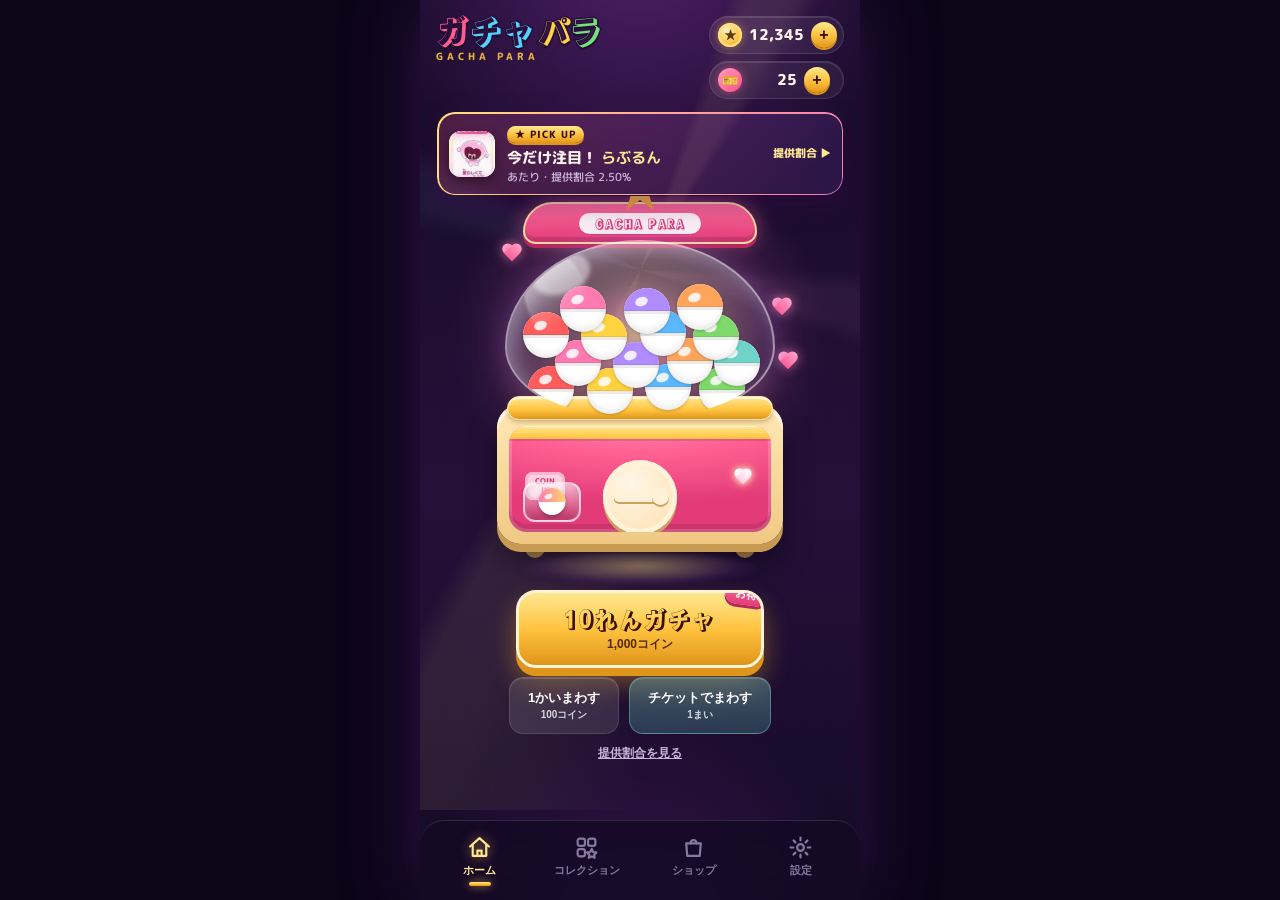
<file: gacha-para/index.html>
<!DOCTYPE html>
<html lang="ja">
<head>
<meta charset="UTF-8">
<meta name="viewport" content="width=device-width, initial-scale=1.0, viewport-fit=cover">
<title>ガチャパラ</title>
<link rel="preconnect" href="https://fonts.googleapis.com">
<link rel="preconnect" href="https://fonts.gstatic.com" crossorigin>
<link href="https://fonts.googleapis.com/css2?family=Rampart+One&family=M+PLUS+Rounded+1c:wght@500;700;800&display=swap" rel="stylesheet">
<link rel="stylesheet" href="styles.css">
</head>
<body>
<div id="app">
  <div class="bg-spot"></div>
  <div class="grain"></div>

  <header class="appbar">
    <div class="brand">
      <div class="logo display"><span class="c1">ガ</span><span class="c2">チャ</span><span class="c3">パ</span><span class="c4">ラ</span></div>
      <div class="sub">GACHA PARA</div>
    </div>
    <div class="wallet">
      <div class="gem coin" id="coinChip"><div class="ic coin" aria-hidden="true">★</div><span class="sr-only">コイン </span><div class="val" id="coinVal">0</div><button class="plus" onclick="go('shop')" aria-label="コインを追加">+</button></div>
      <div class="gem tic" id="ticChip"><div class="ic tic" aria-hidden="true">🎫</div><span class="sr-only">チケット </span><div class="val" id="ticVal">0</div><button class="plus" onclick="go('shop')" aria-label="チケットを追加">+</button></div>
    </div>
  </header>

  <div class="pickup" id="pickup" onclick="showRates()" role="button" tabindex="0" aria-label="提供割合を見る">
    <div class="pickup-fig" id="pickupFig"></div>
    <div class="pickup-body">
      <span class="pickup-tag">★ PICK UP</span>
      <div class="pickup-name" id="pickupName"></div>
      <div class="pickup-rate" id="pickupRate"></div>
    </div>
    <div class="pickup-cta">提供割合 ▶</div>
  </div>

  <main>
    <!-- ===== HOME ===== -->
    <section class="screen active" id="home">
      <div class="machine-stage">
        <div class="m-aura" aria-hidden="true"></div>
        <div class="m-heart h1" aria-hidden="true"></div>
        <div class="m-heart h2" aria-hidden="true"></div>
        <div class="m-heart h3" aria-hidden="true"></div>
        <div class="machine-wrap">
          <div class="mglow" id="mglow"></div>
          <div class="machine" id="machine">
            <div class="topper" aria-hidden="true"><span class="bow"></span></div>
            <div class="lid"><b>GACHA PARA</b></div>
            <div class="dome"><div class="core"></div><div class="gloss"></div><div class="balls" id="balls"></div></div>
            <div class="base">
              <div class="neck"></div>
              <div class="body">
                <div class="trim"></div>
                <div class="slot">COIN<br>IN</div>
                <div class="knob"><div class="crank"></div></div>
                <div class="deco" aria-hidden="true"></div>
                <div class="window"><i></i></div>
                <div class="door"></div>
              </div>
            </div>
            <div class="feet"><span></span><span></span></div>
          </div>
        </div>
        <div class="pedestal"></div>
      </div>

      <div class="cta">
        <button class="btn-pull" id="btnTen" onclick="doTen()">
          <span class="tag">お得</span>
          <span class="t">10れんガチャ</span>
          <span class="s">1,000コイン</span>
        </button>
        <div class="sub-row">
          <button class="btn-min" id="btnSingle" onclick="doSingle()">1かいまわす<span class="s">100コイン</span></button>
          <button class="btn-min ticket" id="btnTicket" onclick="doTicket()">チケットでまわす<span class="s">1まい</span></button>
        </div>
        <button class="rates-link" onclick="showRates()">提供割合を見る</button>
      </div>
    </section>

    <!-- ===== COLLECTION ===== -->
    <section class="screen" id="collection">
      <div class="sec-title">コレクション</div>
      <div class="progress">コンプ率 <span id="compTxt">0 / 0</span>
        <div class="bar"><i id="compBar" style="width:0%"></i></div></div>
      <div class="grid" id="collGrid"></div>
    </section>

    <!-- ===== SHOP ===== -->
    <section class="screen" id="shop">
      <div class="sec-title">ショップ</div>
      <div class="panel">
        <h3>コイン・チケット（テスト用）</h3>
        <p class="note">モックなので、動作確認用に無料で増やせます。実際のアプリでは課金や報酬で増える想定です。</p>
        <button class="shop-btn" onclick="give('coin',1000)">コインを増やす <b>+1,000</b></button>
        <button class="shop-btn" onclick="give('coin',10000)">コインをたくさん <b>+10,000</b></button>
        <button class="shop-btn" onclick="give('tic',10)">チケットを増やす <b>+10</b></button>
      </div>
    </section>

    <!-- ===== SETTINGS ===== -->
    <section class="screen" id="settings">
      <div class="sec-title">設定</div>
      <div class="panel">
        <h3>サウンド</h3>
        <button class="shop-btn" id="soundBtn" onclick="toggleSound()">効果音 <b id="soundState">ON</b></button>
        <p class="note">効果音はアプリ内で合成しています（音声ファイル不要）。端末がマナーモードだと鳴らない場合があります。</p>
      </div>
      <div class="panel">
        <h3>キャラ画像について</h3>
        <p><code>data.js</code> の各キャラの <code>img</code> にパスを指定しています。公式素材に差し替えれば、その絵に変わります。画像は <code>assets/characters/</code> にまとめています。</p>
      </div>
      <div class="panel">
        <h3>確率の設定（今の中身）</h3>
        <p>あたり 5% ／ レア 25% ／ 通常 70%・天井なし。同じレアリティの中では人気キャラほど出にくい傾斜です。確率は <code>data.js</code> で編集できます。<br><button class="rates-link" style="padding:0" onclick="showRates()">提供割合を見る ▶</button></p>
      </div>
      <div class="panel">
        <h3>データ</h3>
        <p class="note">※このモックは再読み込みすると所持データがリセットされます。</p>
        <button class="shop-btn danger" onclick="resetAll()">コレクションをリセット <b>RESET</b></button>
      </div>
    </section>
  </main>

  <nav class="tabbar" aria-label="メインメニュー">
    <button class="tab on" id="tab-home" onclick="go('home')">
      <svg viewBox="0 0 24 24"><path d="M3 11 12 3l9 8"/><path d="M5.5 9.5V20h13V9.5"/><path d="M10 20v-5h4v5"/></svg>ホーム<div class="ind"></div></button>
    <button class="tab" id="tab-collection" onclick="go('collection')">
      <svg viewBox="0 0 24 24"><rect x="3.5" y="3.5" width="7" height="7" rx="2"/><rect x="13.5" y="3.5" width="7" height="7" rx="2"/><rect x="3.5" y="13.5" width="7" height="7" rx="2"/><path d="M17 13.5l1.4 2.8 3.1.4-2.2 2.2.5 3-2.8-1.4-2.8 1.4.5-3-2.2-2.2 3.1-.4z"/></svg>コレクション<div class="ind"></div></button>
    <button class="tab" id="tab-shop" onclick="go('shop')">
      <svg viewBox="0 0 24 24"><path d="M5 8h14l-1 12H6z"/><path d="M9 8a3 3 0 0 1 6 0"/></svg>ショップ<div class="ind"></div></button>
    <button class="tab" id="tab-settings" onclick="go('settings')">
      <svg viewBox="0 0 24 24"><circle cx="12" cy="12" r="3.2"/><path d="M12 2.5v2.6M12 18.9v2.6M21.5 12h-2.6M5.1 12H2.5M18.7 5.3l-1.8 1.8M7.1 16.9l-1.8 1.8M18.7 18.7l-1.8-1.8M7.1 7.1 5.3 5.3"/></svg>設定<div class="ind"></div></button>
  </nav>
</div>

<!-- charge build-up -->
<div id="charge"><div class="vig"></div><div class="beam"></div><div class="ring"></div></div>

<!-- overlays -->
<div class="overlay" id="rates" role="dialog" aria-modal="true" aria-label="提供割合" onclick="if(event.target===this)close_('rates')"><div class="sheet"><h2>提供割合</h2><div id="ratesBody"></div><button class="mclose" onclick="close_('rates')">とじる</button></div></div>
<div class="overlay" id="detail" role="dialog" aria-modal="true" aria-label="キャラクター詳細" onclick="if(event.target===this)close_('detail')"><div class="sheet" id="detailBody" style="text-align:center"></div></div>
<div class="overlay" id="reveal" role="dialog" aria-modal="true" aria-label="ガチャ結果"><div class="sheet" id="revealBody"></div></div>

<div id="toast" role="status" aria-live="polite"></div>

<script src="data.js"></script>
<script src="app.js"></script>
</body>
</html>
</file>
<file: gacha-para/styles.css>
/* =========================================================
   GACHA PARA — premium "jewel box at night" theme
   ========================================================= */
:root{
  --bg0:#150a26; --bg1:#241038; --bg2:#3c1652;
  --ink:#fff5ee; --muted:#cbb6dd; --line:rgba(255,255,255,.12);
  --glass:rgba(255,255,255,.06); --glass2:rgba(255,255,255,.11);
  --gold0:#ffe892; --gold1:#ffc23d; --gold2:#df951c;
  --gold-grad:linear-gradient(180deg,#ffe892,#ffc23d 52%,#df951c);
  --pink:#ff5e93; --pinkD:#ff2f75;
  --rc-n:#5ea0ff; --rc-r:#ffc83a;
  --shadow:0 18px 50px rgba(10,2,24,.6);
  --radius:22px;
}
*{box-sizing:border-box; -webkit-tap-highlight-color:transparent;}
/* キーボード操作時のみ見えるフォーカスリング（マウス/タップ時は出ない） */
:focus-visible{outline:3px solid var(--gold0); outline-offset:2px; border-radius:8px;}
button:focus-visible,[role="button"]:focus-visible,a:focus-visible{outline:3px solid var(--gold0); outline-offset:3px;}
/* スクリーンリーダー専用（視覚的には非表示） */
.sr-only{position:absolute!important; width:1px; height:1px; padding:0; margin:-1px; overflow:hidden; clip:rect(0 0 0 0); white-space:nowrap; border:0;}
html,body{margin:0; height:100%;}
body{
  background:#0c0518; color:var(--ink);
  font-family:'M PLUS Rounded 1c',system-ui,sans-serif; font-weight:500;
  display:flex; justify-content:center;
}
.display{font-family:'Rampart One',sans-serif; font-weight:400;}

/* ---------- app frame ---------- */
#app{
  position:relative; width:100%; max-width:440px; min-height:100vh; overflow:hidden;
  background:
    radial-gradient(120% 60% at 50% -8%, #54206e 0%, transparent 55%),
    radial-gradient(90% 50% at 50% 108%, #3a1550 0%, transparent 60%),
    linear-gradient(180deg,var(--bg0),var(--bg1) 55%,var(--bg0));
  display:flex; flex-direction:column;
  box-shadow:0 0 70px rgba(120,40,160,.35);
}
/* atmosphere */
.bg-spot{position:absolute; inset:-30% -30% auto -30%; height:120%; z-index:0; pointer-events:none;
  background:conic-gradient(from 0deg, transparent 0 18deg, rgba(255,225,150,.10) 22deg 30deg, transparent 34deg 90deg, rgba(255,170,210,.08) 96deg 104deg, transparent 110deg 180deg, rgba(255,225,150,.10) 200deg 208deg, transparent 212deg 280deg, rgba(150,200,255,.07) 286deg 294deg, transparent 300deg 360deg);
  animation:spotSpin 40s linear infinite; opacity:.8;}
@keyframes spotSpin{to{transform:rotate(360deg)}}
.grain{position:absolute; inset:0; z-index:1; pointer-events:none; opacity:.05; mix-blend-mode:overlay;
  background-image:radial-gradient(rgba(255,255,255,.9) .5px, transparent .6px); background-size:3px 3px;}
.floatfx{position:absolute; inset:0; z-index:1; pointer-events:none; overflow:hidden;}
.floatfx b{position:absolute; bottom:-26px; opacity:0; color:var(--gold0); animation:floatUp linear infinite;
  filter:drop-shadow(0 0 4px rgba(255,210,120,.7));}
@keyframes floatUp{0%{transform:translateY(0) rotate(0);opacity:0}10%{opacity:.9}88%{opacity:.5}100%{transform:translateY(-108vh) rotate(260deg);opacity:0}}

/* ---------- header ---------- */
.appbar{position:relative; z-index:3; padding:16px 16px 4px; display:flex; align-items:flex-start; justify-content:space-between; gap:10px;}
.logo{font-size:33px; line-height:.86; letter-spacing:.5px;}
.logo span{display:inline-block; -webkit-text-stroke:3px #2a0f3e; paint-order:stroke fill; animation:letterWig 2.8s ease-in-out infinite;
  text-shadow:0 3px 0 rgba(0,0,0,.25);}
.logo .c1{color:#ff5d8f} .logo .c2{color:#54d2ff} .logo .c3{color:#ffd23f} .logo .c4{color:#74e07a}
.logo .c2{animation-delay:.15s}.logo .c3{animation-delay:.3s}.logo .c4{animation-delay:.45s}
@keyframes letterWig{0%,100%{transform:translateY(0) rotate(0)}50%{transform:translateY(-3px) rotate(-3deg)}}
.brand .sub{font-weight:800; font-size:10px; letter-spacing:4px; color:var(--gold1); margin-top:5px; opacity:.9;}
.wallet{display:flex; flex-direction:column; gap:7px;}
.gem{display:flex; align-items:center; gap:7px; padding:5px 6px 5px 8px; border-radius:999px;
  background:var(--glass); border:1px solid var(--line); backdrop-filter:blur(8px);
  box-shadow:inset 0 1px 0 rgba(255,255,255,.12);}
.gem .ic{width:24px;height:24px;border-radius:50%; display:grid; place-items:center; flex:none; font-size:13px; color:#5a3a06;}
.gem .ic.coin{background:radial-gradient(circle at 35% 30%, #fff0bf, var(--gold1) 62%, var(--gold2)); box-shadow:inset 0 0 0 2px #ffdf86, 0 0 10px rgba(255,200,70,.5);}
.gem .ic.tic{background:linear-gradient(135deg,#ff9ec2,#ff4f86); color:#fff; box-shadow:0 0 10px rgba(255,90,150,.5);}
.gem .val{min-width:48px; text-align:right; font-weight:800; font-size:15px; color:var(--ink);}
.gem .plus{width:26px;height:26px;border-radius:50%;border:none;cursor:pointer; font-weight:800; font-size:16px; color:#3a1006;
  background:var(--gold-grad); box-shadow:0 2px 0 var(--gold2); display:grid; place-items:center;}
.gem .plus:active{transform:translateY(2px); box-shadow:none;}
.gem.pop .val{animation:numPop .45s ease;}
@keyframes numPop{0%{transform:scale(1)}40%{transform:scale(1.4); color:var(--gold0)}100%{transform:scale(1)}}

/* ---------- pick up banner ---------- */
.pickup{position:relative; z-index:3; margin:8px 16px 0; padding:9px 12px; display:flex; align-items:center; gap:12px; cursor:pointer;
  border-radius:18px; overflow:hidden;
  background:linear-gradient(100deg, rgba(255,94,147,.22), rgba(120,70,200,.18));
  border:1.5px solid transparent;
  background-clip:padding-box;
  box-shadow:inset 0 0 0 1px rgba(255,255,255,.06), 0 10px 24px rgba(60,10,80,.4);}
.pickup::before{content:""; position:absolute; inset:0; border-radius:18px; padding:1.5px;
  background:linear-gradient(120deg,#ffe27a,#ff7ab0,#7aa8ff,#ffe27a); background-size:300% 100%;
  -webkit-mask:linear-gradient(#000 0 0) content-box,linear-gradient(#000 0 0); -webkit-mask-composite:xor; mask-composite:exclude;
  animation:rainbowMove 4s linear infinite; pointer-events:none;}
.pickup-fig{width:46px; height:46px; flex:none; border-radius:12px; overflow:hidden; background:#fff; box-shadow:0 4px 10px rgba(0,0,0,.35);}
.pickup-fig img{width:100%; height:100%; object-fit:cover;}
.pickup-body{flex:1; min-width:0;}
.pickup-tag{display:inline-block; font-weight:800; font-size:10px; letter-spacing:1px; color:#3a1006; padding:1px 8px; border-radius:999px; background:var(--gold-grad); box-shadow:0 2px 0 var(--gold2);}
.pickup-name{font-weight:800; font-size:15px; margin-top:3px;}
.pickup-name b{color:var(--gold0);}
.pickup-rate{font-size:11px; color:var(--muted);}
.pickup-cta{font-weight:800; font-size:11px; color:var(--gold0); white-space:nowrap;}

/* ---------- main / screens ---------- */
main{position:relative; z-index:2; flex:1; overflow-y:auto; -webkit-overflow-scrolling:touch; padding:4px 16px 94px; scrollbar-width:none;}
main::-webkit-scrollbar{width:0; height:0; display:none;}
.sheet{scrollbar-width:none;} .sheet::-webkit-scrollbar{display:none;}
.screen{display:none; animation:fade .3s ease;}
.screen.active{display:block;}
@keyframes fade{from{opacity:0; transform:translateY(8px)} to{opacity:1; transform:none}}

/* ---------- machine ---------- */
.machine-stage{position:relative; display:flex; flex-direction:column; align-items:center; margin-top:2px;}
.machine-wrap{position:relative; animation:bob 3.4s ease-in-out infinite;}
@keyframes bob{0%,100%{transform:translateY(0)}50%{transform:translateY(-8px)}}
.mglow{position:absolute; inset:-16% -12% 8%; z-index:0; border-radius:50%;
  background:radial-gradient(circle, rgba(255,225,140,.55), rgba(255,120,180,.3) 45%, transparent 70%);
  opacity:.5; filter:blur(14px); animation:auraPulse 3s ease-in-out infinite;}
@keyframes auraPulse{0%,100%{opacity:.4; transform:scale(.96)}50%{opacity:.7; transform:scale(1.04)}}
.mglow.go{animation:mglowBurst .9s ease-in-out;}
@keyframes mglowBurst{0%{opacity:.4;transform:scale(.9)}45%{opacity:1;transform:scale(1.12)}100%{opacity:.4;transform:scale(1.16)}}
.machine{position:relative; z-index:1; width:286px;}
.machine.shake{animation:shakeHard .1s linear 10;}
@keyframes shakeHard{0%{transform:rotate(0) translateX(0)}25%{transform:rotate(-2.4deg) translateX(-2px)}75%{transform:rotate(2.4deg) translateX(2px)}100%{transform:rotate(0)}}
.lid{height:42px; margin:0 26px; border-radius:38px 38px 16px 16px; display:grid; place-items:center;
  background:linear-gradient(180deg,#ff6f9c,#e23b78); box-shadow:inset 0 -5px 0 rgba(0,0,0,.12), 0 4px 0 #b8275c;}
.lid b{font-family:'Rampart One'; font-size:12px; color:#fff; letter-spacing:1px;
  background:rgba(255,255,255,.16); padding:2px 16px; border-radius:999px; -webkit-text-stroke:0;}
.dome{position:relative; height:178px; margin:-4px 8px 0; border-radius:50% 50% 44% 44%/60% 60% 40% 40%;
  overflow:hidden; border:2px solid rgba(255,255,255,.5);
  background:linear-gradient(180deg, rgba(255,255,255,.18), rgba(180,150,255,.1) 60%, rgba(255,255,255,.06));
  box-shadow:inset 8px 6px 20px rgba(255,255,255,.4), inset -6px -10px 22px rgba(60,20,90,.4), 0 0 30px rgba(180,120,255,.25);}
.core{position:absolute; left:50%; top:54%; width:120px; height:120px; transform:translate(-50%,-50%); border-radius:50%; z-index:0;
  background:radial-gradient(circle, rgba(255,235,160,.9), rgba(255,150,200,.5) 40%, transparent 70%);
  filter:blur(6px); opacity:.6; animation:coreBeat 2.4s ease-in-out infinite;}
@keyframes coreBeat{0%,100%{opacity:.45; transform:translate(-50%,-50%) scale(.9)}50%{opacity:.8; transform:translate(-50%,-50%) scale(1.1)}}
.dome::after{content:""; position:absolute; top:12px; left:24px; width:60px; height:40px; background:rgba(255,255,255,.45); border-radius:50%; filter:blur(2px); transform:rotate(-18deg);}
.balls{position:absolute; inset:0; z-index:1;}
.ball{position:absolute; width:46px; height:46px; border-radius:50%; overflow:hidden; background:#fff;
  box-shadow:inset 0 -4px 6px rgba(0,0,0,.08), 0 1px 3px rgba(0,0,0,.2); animation:jiggle 2.6s ease-in-out infinite;}
.ball::before{content:""; position:absolute; inset:0 0 50% 0; background:var(--c);}
.ball::after{content:""; position:absolute; top:9px; left:11px; width:13px; height:9px; background:rgba(255,255,255,.85); border-radius:50%; transform:rotate(-20deg);}
.ball i{position:absolute; left:0; right:0; top:47%; height:4px; background:rgba(0,0,0,.08);}
@keyframes jiggle{0%,100%{transform:translate(0,0) rotate(0)}25%{transform:translate(1.5px,-2px) rotate(4deg)}50%{transform:translate(-1px,1px) rotate(-3deg)}75%{transform:translate(2px,1px) rotate(2deg)}}
.dome.tumbling .ball{animation:tumble .34s ease-in-out infinite;}
@keyframes tumble{0%{transform:translate(0,0) rotate(0)}25%{transform:translate(-6px,-12px) rotate(-48deg)}50%{transform:translate(8px,-5px) rotate(55deg)}75%{transform:translate(-4px,-13px) rotate(-30deg)}100%{transform:translate(6px,-3px) rotate(42deg)}}
.base{position:relative; margin:-14px 0 0; height:140px; border-radius:24px;
  background:linear-gradient(180deg,#ffe9b6,#f0c884); box-shadow:inset 0 6px 0 #fff6e0, 0 8px 0 #c79a52, 0 18px 30px rgba(0,0,0,.4);}
.base .neck{position:absolute; top:-8px; left:10px; right:10px; height:24px; border-radius:16px; background:linear-gradient(180deg,#fff3d6,#ffe6b6);}
.body{position:absolute; top:22px; left:12px; right:12px; bottom:12px; border-radius:18px; overflow:hidden;
  background:linear-gradient(180deg,#ff6f9c,#e23b78); box-shadow:inset 0 -8px 0 rgba(0,0,0,.1), inset 0 0 0 3px rgba(255,255,255,.18);}
.body::before{content:""; position:absolute; inset:0; background:linear-gradient(120deg,transparent 40%,rgba(255,255,255,.25) 50%,transparent 60%); transform:translateX(-100%); animation:bodyShine 5s ease-in-out infinite;}
@keyframes bodyShine{0%{transform:translateX(-100%)}60%,100%{transform:translateX(150%)}}
.knob{position:absolute; top:34px; left:50%; transform:translateX(-50%); width:74px; height:74px; border-radius:50%;
  background:radial-gradient(circle at 38% 32%,#fff7e9,#ffe6bd 70%,#e9c089); box-shadow:0 4px 0 #cba262, inset 0 0 0 5px #fff2d8;}
.knob .crank{position:absolute; top:50%; left:50%; width:52px; height:10px; background:#fff2d8; border-radius:8px; transform:translate(-50%,-50%); box-shadow:0 2px 0 #cba262;}
.knob .crank::after{content:""; position:absolute; right:-3px; top:-4px; width:17px;height:17px;border-radius:50%; background:#fff2d8; box-shadow:0 2px 0 #cba262;}
.machine.spin .knob .crank{animation:turn3 .8s cubic-bezier(.4,0,.2,1);}
@keyframes turn3{to{transform:translate(-50%,-50%) rotate(1080deg)}}
.slot{position:absolute; left:16px; top:46px; width:40px; height:28px; background:#ffd2e0; border-radius:8px; box-shadow:inset 0 0 0 3px #ffb6cf; display:grid; place-items:center; color:#e23b78; font-size:8px; font-weight:800; text-align:center; line-height:1.1;}
.door{position:absolute; left:14px; bottom:8px; width:60px; height:44px; background:#a82a54; border-radius:10px 10px 8px 8px; box-shadow:inset 0 6px 10px rgba(0,0,0,.4);}
.deco{position:absolute; right:14px; bottom:16px; font-size:18px; filter:drop-shadow(0 0 5px rgba(255,210,120,.7));}
.feet{display:flex; justify-content:space-between; margin:0 28px;}
.feet span{width:20px;height:14px;background:#a8814a;border-radius:0 0 10px 10px;}
.chute-cap{position:absolute; left:32px; bottom:6px; width:30px; height:30px; border-radius:50%; overflow:hidden; background:#fff; box-shadow:0 3px 6px rgba(0,0,0,.35); z-index:4;}
.chute-cap::before{content:""; position:absolute; inset:0 0 50% 0; background:var(--c);}
.chute-cap i{position:absolute; left:0; right:0; top:47%; height:3px; background:rgba(0,0,0,.1);}
@keyframes chuteDrop{0%{transform:translateY(-26px) scale(.6); opacity:0}30%{opacity:1}100%{transform:translateY(46px) scale(1); opacity:0}}
.pedestal{position:relative; margin-top:-6px; width:240px; height:34px; border-radius:50%;
  background:radial-gradient(ellipse at 50% 40%, rgba(255,220,140,.55), rgba(120,60,160,.15) 60%, transparent 75%);
  filter:blur(2px);}

/* ===== premium machine dressing ===== */
.m-aura{position:absolute; z-index:0; top:20px; left:50%; width:300px; height:300px; transform:translateX(-50%); pointer-events:none;
  background:radial-gradient(circle, rgba(255,120,180,.30), rgba(255,200,90,.15) 42%, transparent 68%); filter:blur(10px);}
.m-heart{position:absolute; z-index:0; width:22px; height:22px; pointer-events:none; filter:drop-shadow(0 0 6px rgba(255,140,190,.7));
  animation:heartFloat 7s ease-in-out infinite;}
.m-heart::before,.m-heart::after{content:""; position:absolute; top:0; left:11px; width:11px; height:17px; border-radius:11px 11px 0 0;
  background:linear-gradient(180deg,#ffa6cd,#ff5e93); transform:rotate(-45deg); transform-origin:0 100%;}
.m-heart::after{left:0; transform:rotate(45deg); transform-origin:100% 100%;}
.m-heart.h1{top:42px; left:16%; animation-delay:-1s;}
.m-heart.h2{top:150px; right:11%; animation-delay:-3.6s;}
.m-heart.h3{top:96px; left:82%; animation-delay:-5s;}
@keyframes heartFloat{0%{opacity:0; transform:translateY(10px) scale(.7)}25%{opacity:.9}75%{opacity:.45}100%{opacity:0; transform:translateY(-30px) scale(.95)}}

.topper{position:absolute; top:-34px; left:50%; transform:translateX(-50%); z-index:3; pointer-events:none;}
.topper .bow{display:block; width:44px; height:44px; background:linear-gradient(180deg,#fff6d2,#ffce52 56%,#e79a16);
  clip-path:polygon(50% 0,63% 34%,99% 35%,70% 58%,81% 96%,50% 72%,19% 96%,30% 58%,1% 35%,37% 34%);
  filter:drop-shadow(0 0 8px rgba(255,210,120,.8)) drop-shadow(0 3px 4px rgba(120,40,0,.45)); animation:topperTwinkle 2.6s ease-in-out infinite;}
@keyframes topperTwinkle{0%,100%{transform:scale(1) rotate(-5deg)}50%{transform:scale(1.13) rotate(5deg)}}

.dome .gloss{position:absolute; z-index:2; top:10px; left:18px; width:62px; height:92px; pointer-events:none; transform:rotate(-12deg); filter:blur(1px);
  background:linear-gradient(150deg, rgba(255,255,255,.62), rgba(255,255,255,0) 70%); border-radius:50% 50% 42% 58%;}

/* gold collar between dome & base */
.base .neck{background:linear-gradient(180deg,#ffe892,#ffc23d 60%,#df951c); border:1px solid #ffe6a6;
  box-shadow:inset 0 2px 0 #fff6e0, 0 2px 5px rgba(120,60,0,.35);}

/* glossier heart-pink body + gold label band */
.body{background:radial-gradient(120% 85% at 50% -12%, #ff8cb2, #ff5f93 46%, #e23b78 100%);}
.body .trim{position:absolute; left:0; right:0; top:0; height:13px; z-index:1;
  background:linear-gradient(180deg,#ffe892,#ffc23d); box-shadow:0 2px 0 rgba(120,20,60,.18), inset 0 1px 0 #fff6e0;}
.deco{right:18px; left:auto; top:50%; bottom:auto; transform:translateY(-50%); width:20px; height:20px;}
.deco::before,.deco::after{content:""; position:absolute; top:0; left:10px; width:10px; height:15px; border-radius:10px 10px 0 0;
  background:linear-gradient(180deg,#fff,#ffd0e4); transform:rotate(-45deg); transform-origin:0 100%; box-shadow:0 0 6px rgba(255,255,255,.55);}
.deco::after{left:0; transform:rotate(45deg); transform-origin:100% 100%;}

/* capsule visible in a glossy exit window (replaces the plain door) */
.door{display:none;}
.window{position:absolute; left:14px; bottom:10px; width:58px; height:40px; border-radius:12px; z-index:1; overflow:hidden;
  background:linear-gradient(180deg, rgba(255,255,255,.5), rgba(255,255,255,.1)); border:2px solid rgba(255,255,255,.6);
  box-shadow:inset 0 6px 10px rgba(255,255,255,.25), inset 0 -8px 12px rgba(120,20,60,.4);}
.window i{position:absolute; left:50%; bottom:5px; width:27px; height:27px; border-radius:50%; transform:translateX(-50%); overflow:hidden;
  background:#fff; box-shadow:0 2px 5px rgba(0,0,0,.3);}
.window i::before{content:""; position:absolute; inset:0 0 50% 0; background:linear-gradient(90deg,#ff7ab0,#ffd66b);}
.window i::after{content:""; position:absolute; top:6px; left:6px; width:8px; height:5px; background:rgba(255,255,255,.85); border-radius:50%; transform:rotate(-20deg);}

/* readable lid plate + glow trim */
.lid{border:2px solid #ffd9a6; box-shadow:inset 0 -5px 0 rgba(0,0,0,.12), 0 4px 0 #b8275c, 0 0 20px rgba(255,120,170,.45);}
.lid b{background:rgba(255,255,255,.92); color:#e23b78; box-shadow:0 1px 0 rgba(0,0,0,.12);}

/* ---------- CTA ---------- */
.cta{position:relative; z-index:2; display:flex; flex-direction:column; align-items:center; gap:9px; margin-top:4px;}
.btn-pull{position:relative; overflow:hidden; border:none; cursor:pointer; color:#3a1006; -webkit-text-stroke:0;
  width:248px; padding:14px 0 12px; border-radius:20px; text-align:center; border:3px solid #fff3d6;
  background:var(--gold-grad); box-shadow:0 8px 0 var(--gold2), 0 14px 26px rgba(255,180,40,.4);
  animation:btnPulse 1.7s ease-in-out infinite;}
.btn-pull .t{font-family:'Rampart One'; font-size:24px; line-height:1; letter-spacing:.5px;}
.btn-pull .s{display:block; font-weight:800; font-size:12px; margin-top:4px; opacity:.85;}
.btn-pull .tag{position:absolute; top:-9px; right:-6px; transform:rotate(8deg); font-weight:800; font-size:11px; color:#fff;
  background:linear-gradient(180deg,#ff6f9c,#e23b78); padding:3px 10px; border-radius:999px; box-shadow:0 3px 0 #b8275c; -webkit-text-stroke:0;}
.btn-pull::after{content:""; position:absolute; top:-60%; left:-40%; width:36%; height:220%; pointer-events:none;
  background:linear-gradient(100deg,transparent,rgba(255,255,255,.8),transparent); transform:rotate(18deg); animation:shine 2.9s ease-in-out infinite;}
@keyframes shine{0%{left:-45%}55%{left:140%}100%{left:140%}}
@keyframes btnPulse{0%,100%{box-shadow:0 8px 0 var(--gold2),0 14px 26px rgba(255,180,40,.4)}50%{box-shadow:0 8px 0 var(--gold2),0 16px 36px rgba(255,200,60,.75)}}
.btn-pull:active{animation:none; transform:translateY(6px) scale(.97); box-shadow:0 2px 0 var(--gold2);}
.sub-row{display:flex; gap:10px;}
.btn-min{border:none; cursor:pointer; font-weight:800; font-size:13px; color:#fff; padding:11px 18px; border-radius:14px;
  background:var(--glass2); border:1px solid var(--line); backdrop-filter:blur(8px); box-shadow:inset 0 1px 0 rgba(255,255,255,.15);}
.btn-min .s{display:block; font-size:10px; opacity:.8; margin-top:1px;}
.btn-min.ticket{background:linear-gradient(180deg,rgba(127,214,205,.35),rgba(86,194,182,.25)); border-color:rgba(127,214,205,.4);}
.btn-min:active{transform:scale(.94);}
.rates-link{margin-top:1px; background:none; border:none; color:var(--muted); font-weight:800; font-size:12px; text-decoration:underline; cursor:pointer;}
/* 残高不足のボタンは淡く（押すとショップ案内が出る） */
.btn-pull.is-off,.btn-min.is-off{filter:grayscale(.5); opacity:.6;}
.btn-pull.is-off{animation:none; box-shadow:0 6px 0 var(--gold2);}
.btn-pull.is-off::after{display:none;}

/* ホバー可能な端末（PC等）でのフィードバック。タップ端末では発火しない */
@media (hover:hover){
  .btn-pull:hover{filter:brightness(1.05);}
  .btn-min:hover,.shop-btn:hover,.mclose:hover,.ra-again:hover:not(:disabled),.ra-close:hover,.gem .plus:hover{filter:brightness(1.12);}
  .pickup:hover{filter:brightness(1.06);}
  .tab:hover{color:var(--ink);}
  .rates-link:hover{color:var(--ink);}
  .cell:hover:not(.locked){border-color:rgba(255,255,255,.3);}
  .is-off:hover{filter:grayscale(.5) brightness(1.05); opacity:.7;}
}

/* ---------- section / panels ---------- */
.sec-title{font-family:'Rampart One'; font-size:24px; margin:8px 2px 14px; color:var(--gold0); -webkit-text-stroke:2px #2a0f3e; paint-order:stroke fill;}
.progress{background:var(--glass); border:1px solid var(--line); border-radius:16px; padding:11px 14px; margin-bottom:14px; font-weight:800; font-size:13px; backdrop-filter:blur(8px);}
.bar{height:12px; background:rgba(0,0,0,.3); border-radius:999px; margin-top:8px; overflow:hidden; box-shadow:inset 0 1px 3px rgba(0,0,0,.4);}
.bar i{display:block; height:100%; border-radius:999px; background:var(--gold-grad); box-shadow:0 0 10px rgba(255,200,70,.6); transition:width .6s;}
.panel{background:var(--glass); border:1px solid var(--line); border-radius:18px; padding:16px; margin-bottom:12px; backdrop-filter:blur(8px);}
.panel h3{margin:0 0 8px; font-weight:800; font-size:15px; color:var(--gold0);}
.panel p{margin:0 0 10px; font-size:13px; line-height:1.75; color:#e9ddf2;}
.panel code{background:rgba(0,0,0,.35); padding:1px 6px; border-radius:6px; font-size:12px; color:var(--gold0);}
.shop-btn{display:flex; align-items:center; justify-content:space-between; width:100%; border:none; cursor:pointer; margin-bottom:10px;
  background:var(--glass2); border:1px solid var(--line); border-radius:14px; padding:13px 16px; font-weight:800; font-size:14px; color:var(--ink);}
.shop-btn b{background:var(--gold-grad); color:#3a1006; padding:5px 12px; border-radius:999px; font-size:13px; box-shadow:0 2px 0 var(--gold2);}
.shop-btn:active{transform:scale(.98);}
.danger{background:rgba(220,80,80,.14); border-color:rgba(255,120,120,.3); color:#ffb4b4;}
.danger b{background:linear-gradient(180deg,#ff8a86,#e3534f); color:#fff; box-shadow:0 2px 0 #b83b38;}
.note{font-size:11px; color:var(--muted); line-height:1.65;}

/* ---------- collection grid ---------- */
.grid{display:grid; grid-template-columns:repeat(3,1fr); gap:11px;}
.cell{position:relative; background:var(--glass); border:1px solid var(--line); border-radius:18px; padding:10px 6px 9px; text-align:center; cursor:pointer; backdrop-filter:blur(6px);
  animation:cellIn .4s cubic-bezier(.2,1.3,.5,1) both;}
@keyframes cellIn{0%{transform:scale(.6) translateY(10px); opacity:0}100%{transform:scale(1) translateY(0); opacity:1}}
.cell:active{transform:scale(.95);}
.cell.r{border-color:rgba(255,200,70,.5); box-shadow:0 0 14px rgba(255,200,70,.25), inset 0 0 0 1px rgba(255,200,70,.2);}
.cell.sp{border-color:transparent;}
.cell.sp::before{content:""; position:absolute; inset:0; border-radius:18px; padding:1.5px; pointer-events:none;
  background:linear-gradient(120deg,#ffe27a,#ff7ab0,#7aa8ff,#9fe88a,#ffe27a); background-size:300% 100%;
  -webkit-mask:linear-gradient(#000 0 0) content-box,linear-gradient(#000 0 0); -webkit-mask-composite:xor; mask-composite:exclude;
  animation:rainbowMove 3.5s linear infinite;}
.cell.locked{background:rgba(255,255,255,.03); border-style:dashed; border-color:rgba(255,255,255,.14);}
.cell .nm{font-weight:800; font-size:12px; margin-top:5px; color:#e9ddf2; white-space:nowrap; overflow:hidden; text-overflow:ellipsis;}
.cell .st{font-size:10px; color:var(--gold1); letter-spacing:1px;}
.cell .cnt{position:absolute; top:6px; right:8px; background:var(--gold-grad); color:#3a1006; font-size:11px; font-weight:800; border-radius:999px; padding:1px 7px; box-shadow:0 2px 0 var(--gold2);}
.cell .rb{position:absolute; top:6px; left:6px; font-size:9px; font-weight:800; padding:1px 7px; border-radius:999px; color:#3a1006; z-index:2;}
.rb.sp{background:linear-gradient(90deg,#ff7ab0,#ffd66b,#7aa8ff); color:#fff;}
.rb.r{background:var(--gold-grad);} .rb.n{background:rgba(255,255,255,.5); color:#3a1006;}
.cell img{border-radius:11px; box-shadow:0 4px 10px rgba(0,0,0,.4);}
.lockfig{margin:0 auto; border-radius:50%; background:rgba(255,255,255,.08); display:grid; place-items:center; color:#7d6a8c; font-weight:800;}

/* ---------- figure helper ---------- */
.fig{position:relative; margin:0 auto; border-radius:50% 50% 46% 46%/58% 58% 42% 42%; background:var(--c);
  box-shadow:inset -6px -8px 0 rgba(0,0,0,.06), inset 6px 6px 0 rgba(255,255,255,.45);}
.fig::after{content:""; position:absolute; top:14%; left:18%; width:26%; height:18%; background:rgba(255,255,255,.7); border-radius:50%;}
.fig .eye{position:absolute; top:46%; width:13%; height:15%; background:#3a2a42; border-radius:50%;}
.fig .eye.l{left:30%} .fig .eye.r{right:30%}
.fig .mo{position:absolute; top:64%; left:50%; width:16%; height:8%; border-bottom:3px solid #3a2a42; border-radius:0 0 60% 60%; transform:translateX(-50%);}

/* ---------- bottom nav ---------- */
.tabbar{position:absolute; z-index:6; left:0; right:0; bottom:0; max-width:440px; margin:0 auto; display:flex; padding:8px 6px calc(8px + env(safe-area-inset-bottom));
  background:rgba(22,10,38,.86); border-top:1px solid var(--line); border-radius:24px 24px 0 0; backdrop-filter:blur(14px);}
.tab{flex:1; background:none; border:none; cursor:pointer; display:flex; flex-direction:column; align-items:center; gap:3px; padding:6px 0; color:#8a78a0; font-weight:800; font-size:11px;}
.tab svg{width:25px;height:25px; fill:none; stroke:currentColor; stroke-width:2.1; stroke-linecap:round; stroke-linejoin:round;}
.tab.on{color:var(--gold0);}
.tab .ind{height:4px;width:0;border-radius:999px;margin-top:1px;}
.tab.on .ind{width:22px; background:var(--gold-grad); box-shadow:0 0 8px rgba(255,200,70,.7);}
.tab.on svg{animation:navBounce .45s cubic-bezier(.2,1.5,.5,1); filter:drop-shadow(0 0 6px rgba(255,200,70,.6));}
@keyframes navBounce{0%{transform:translateY(0)}40%{transform:translateY(-6px) scale(1.18)}100%{transform:translateY(0)}}
.tab:active{transform:scale(.92);}

/* =========================================================
   OVERLAYS
   ========================================================= */
.overlay{position:fixed; inset:0; z-index:50; background:rgba(10,2,20,.7); display:none; align-items:center; justify-content:center; padding:22px; backdrop-filter:blur(3px);}
.overlay.show{display:flex;}
.sheet{position:relative; width:100%; max-width:370px; max-height:86vh; overflow:hidden auto; border-radius:24px; padding:20px;
  background:linear-gradient(180deg,#2a153e,#1c0c30); border:1px solid var(--line); box-shadow:var(--shadow);
  animation:pop .32s cubic-bezier(.2,1.3,.5,1);}
@keyframes pop{from{transform:scale(.85); opacity:0} to{transform:scale(1); opacity:1}}
.sheet h2{margin:0 0 12px; font-family:'Rampart One'; font-size:20px; text-align:center; color:var(--gold0); -webkit-text-stroke:2px #2a0f3e; paint-order:stroke fill;}
.mclose{margin-top:14px; width:100%; border:none; cursor:pointer; background:var(--gold-grad); color:#3a1006; font-weight:800; font-size:15px; padding:13px; border-radius:14px; box-shadow:0 4px 0 var(--gold2);}
.mclose:active{transform:translateY(3px); box-shadow:none;}

/* rates */
.rate-head{display:flex; justify-content:space-between; margin:14px 0 4px; font-family:'Rampart One'; font-size:15px;}
.rate-head.sp{color:#ff8fb6}.rate-head.r{color:var(--gold0)}.rate-head.n{color:#8fb6d8}
.rate-row{display:flex; justify-content:space-between; align-items:center; padding:7px 4px; border-bottom:1px dashed rgba(255,255,255,.12); font-size:13px; font-weight:700; color:#e9ddf2;}

/* ---------- charge (build-up) ---------- */
#charge{position:fixed; inset:0; z-index:48; display:none; pointer-events:none;
  background:radial-gradient(circle at 50% 62%, rgba(0,0,0,.2), rgba(8,2,18,.78) 70%);}
#charge.on{display:block;}
#charge .vig{position:absolute; inset:0; box-shadow:inset 0 0 120px 30px rgba(255,210,120,.0); animation:vig 1s ease-in forwards;}
@keyframes vig{to{box-shadow:inset 0 0 120px 36px var(--cc, rgba(255,210,120,.55))}}
#charge .beam{position:absolute; left:50%; bottom:30%; width:8px; height:8px; transform:translateX(-50%); border-radius:50%;
  background:var(--cc, #ffe27a); box-shadow:0 0 30px 12px var(--cc,#ffe27a); animation:beam 1s cubic-bezier(.4,0,.2,1) forwards;}
@keyframes beam{0%{height:8px;opacity:0}30%{opacity:1}100%{height:60vh; width:14px; opacity:.9}}
#charge .ring{position:absolute; left:50%; top:50%; width:60px; height:60px; transform:translate(-50%,-50%) scale(0); border-radius:50%;
  border:4px solid var(--cc,#ffe27a); animation:chargeRing .9s ease-out infinite;}
@keyframes chargeRing{0%{transform:translate(-50%,-50%) scale(.2);opacity:.9}100%{transform:translate(-50%,-50%) scale(2.6);opacity:0}}

/* ---------- reveal ---------- */
.reveal-root{position:relative; text-align:center;}
.reveal-root[data-r="N"]{--rc:var(--rc-n);}
.reveal-root[data-r="R"]{--rc:var(--rc-r);}
.reveal-root[data-r="SP"]{--rc:#ff8fb6;}
.rflood{position:absolute; inset:-20px; z-index:0; border-radius:24px; opacity:0;
  background:radial-gradient(circle at 50% 42%, var(--rc), transparent 62%); animation:flood .5s ease-out .9s forwards;}
@keyframes flood{to{opacity:.5}}
.reveal-root[data-r="SP"] .rflood{background:conic-gradient(from 0deg,#ff7ab0,#ffd66b,#9fe88a,#79c9ff,#c79bff,#ff7ab0); animation:flood .5s ease-out .9s forwards, spotSpin 6s linear infinite;}
.rays2{position:absolute; left:50%; top:38%; width:380px; height:380px; transform:translate(-50%,-50%); z-index:1; opacity:0;
  background:conic-gradient(var(--rc) 0 6deg,transparent 6deg 24deg,var(--rc) 24deg 30deg,transparent 30deg 48deg,var(--rc) 48deg 54deg,transparent 54deg 72deg,var(--rc) 72deg 78deg,transparent 78deg 96deg,var(--rc) 96deg 102deg,transparent 102deg 120deg,var(--rc) 120deg 126deg,transparent 126deg 144deg,var(--rc) 144deg 150deg,transparent 150deg 168deg,var(--rc) 168deg 174deg,transparent 174deg 192deg,var(--rc) 192deg 198deg,transparent 198deg 216deg,var(--rc) 216deg 222deg,transparent 222deg 240deg,var(--rc) 240deg 246deg,transparent 246deg 264deg,var(--rc) 264deg 270deg,transparent 270deg 288deg,var(--rc) 288deg 294deg,transparent 294deg 312deg,var(--rc) 312deg 318deg,transparent 318deg 336deg,var(--rc) 336deg 342deg,transparent 342deg 360deg);
  -webkit-mask:radial-gradient(circle, transparent 24%, #000 26%); mask:radial-gradient(circle, transparent 24%, #000 26%);}
.revealed .rays2{animation:raysIn .5s ease-out forwards, spotSpin 10s linear infinite;}
@keyframes raysIn{to{opacity:.5}}
.reveal-root[data-r="N"] .rays2,.reveal-root[data-r="N"] .rflood{filter:saturate(.9);}
.rstage{position:relative; z-index:2; height:280px; display:grid; place-items:center;}
.capanim{position:absolute; width:120px; height:120px; animation:dropIn .6s cubic-bezier(.3,1.1,.5,1);}
.ct,.cb{position:absolute; left:0; right:0; height:50%; overflow:hidden;}
.ct{top:0; border-radius:60px 60px 0 0; background:var(--c); box-shadow:inset 0 4px 0 rgba(255,255,255,.4);}
.cb{bottom:0; border-radius:0 0 60px 60px; background:#fdfdfd; box-shadow:inset 0 -4px 0 rgba(0,0,0,.06);}
.ct::after{content:""; position:absolute; top:16px; left:24px; width:26px; height:16px; background:rgba(255,255,255,.7); border-radius:50%; transform:rotate(-20deg);}
.capanim.sp .ct{background:conic-gradient(from 0deg,#ff8bb0,#ffd36b,#9fe88a,#79c9ff,#c79bff,#ff8bb0);}
.capanim .seam{position:absolute; left:0;right:0; top:48%; height:6px; background:rgba(0,0,0,.08); z-index:2;}
@keyframes dropIn{0%{transform:translateY(-200px) scale(.7);opacity:0}25%{opacity:1}62%{transform:translateY(0) scale(1)}73%{transform:translateY(4px) scaleY(.82) scaleX(1.16)}86%{transform:translateY(0) scaleY(1.06) scaleX(.96)}100%{transform:translateY(0) scale(1)}}
.opening .ct{animation:openTop .55s cubic-bezier(.4,0,.3,1) forwards;}
.opening .cb{animation:openBot .55s cubic-bezier(.4,0,.3,1) forwards;}
@keyframes openTop{to{transform:translateY(-100px) rotate(-18deg) scale(.9);opacity:0}}
@keyframes openBot{to{transform:translateY(80px) rotate(12deg) scale(.9);opacity:0}}
.frame{position:absolute; width:172px; height:212px; border-radius:18px; opacity:0; z-index:2;
  background:linear-gradient(180deg, rgba(255,255,255,.16), rgba(255,255,255,.04)); border:2px solid var(--rc);
  box-shadow:0 0 26px var(--rc), inset 0 0 18px rgba(255,255,255,.15);}
.revealed .frame{animation:frameIn .5s ease-out forwards;}
@keyframes frameIn{to{opacity:.95}}
.reveal-root[data-r="N"] .frame{box-shadow:0 0 16px rgba(94,160,255,.5), inset 0 0 14px rgba(255,255,255,.12);}
.figwrap{position:relative; z-index:3; transform:scale(0); opacity:0;}
.revealed .figwrap{opacity:1; transform:none; animation:figpop .62s cubic-bezier(.2,1.6,.4,1);}
@keyframes figpop{0%{transform:scale(0) rotate(-20deg);opacity:0}60%{transform:scale(1.18) rotate(6deg);opacity:1}80%{transform:scale(.94) rotate(-2deg);opacity:1}100%{transform:scale(1) rotate(0);opacity:1}}
.figwrap.shine-on::after{content:""; position:absolute; inset:0; border-radius:12px; overflow:hidden; pointer-events:none;
  background:linear-gradient(115deg,transparent 32%,rgba(255,255,255,.85) 50%,transparent 68%); transform:translateX(-130%); animation:cardShine 1s ease-out .3s;}
@keyframes cardShine{to{transform:translateX(130%)}}
.reveal-root[data-r="SP"] .figwrap{filter:drop-shadow(0 0 18px rgba(255,180,220,.95));}
.stamp{position:absolute; top:6px; right:14px; z-index:5; font-family:'Rampart One'; font-size:30px; color:#fff; opacity:0;
  -webkit-text-stroke:3px var(--rc); paint-order:stroke fill; transform:rotate(-12deg) scale(2);}
.revealed .stamp{animation:stampIn .35s cubic-bezier(.3,1.4,.4,1) .25s forwards;}
@keyframes stampIn{0%{opacity:0;transform:rotate(-12deg) scale(2)}100%{opacity:1;transform:rotate(-12deg) scale(1)}}
.rinfo{position:relative; z-index:4; opacity:0; transition:opacity .3s;}
.newbadge{display:inline-block; background:linear-gradient(90deg,#ff5e93,#ff8e53); color:#fff; font-weight:800; font-size:12px; padding:3px 12px; border-radius:999px; margin-bottom:6px; box-shadow:0 3px 0 #c13f6a; transform:rotate(-4deg);}
.rlabel{font-weight:800; font-size:13px; letter-spacing:1px;}
.rlabel.sp{color:#ff8fb6}.rlabel.r{color:var(--gold0)}.rlabel.n{color:#9fc0e0}
.rstars{color:var(--gold1); font-size:18px; letter-spacing:2px; margin:2px 0; text-shadow:0 0 8px rgba(255,200,70,.5);}
.rname{font-weight:800; font-size:23px; color:#fff; margin:2px 0 4px;}
.rtrait{font-size:12px; color:var(--muted); line-height:1.55; padding:0 8px;}
.jackpot{font-family:'Rampart One'; font-size:36px; line-height:1; margin:0 0 6px;
  background:linear-gradient(90deg,#ff4d8d,#ffb14e,#ffe24a,#5bd0c0,#7aa8ff,#c79bff,#ff4d8d); background-size:300% 100%;
  -webkit-background-clip:text; background-clip:text; color:transparent; -webkit-text-stroke:2.5px #fff; paint-order:stroke fill;
  animation:jackpotIn .6s cubic-bezier(.2,1.7,.4,1), rainbowMove 2.5s linear infinite;}
@keyframes jackpotIn{0%{transform:scale(0) rotate(-12deg);opacity:0}55%{transform:scale(1.25) rotate(5deg)}100%{transform:scale(1) rotate(-2deg);opacity:1}}
@keyframes rainbowMove{to{background-position:300% 0}}
.reveal-sp .sheet{animation:pop .3s, spShake .5s .92s;}
@keyframes spShake{0%,100%{transform:translateX(0)}20%{transform:translate(-6px,3px) rotate(-1deg)}40%{transform:translate(6px,-3px) rotate(1deg)}60%{transform:translate(-4px,2px)}80%{transform:translate(4px,-2px)}}
.ractions{position:relative; z-index:4; display:flex; gap:10px; margin-top:14px;}
.ractions button{flex:1; border:none; cursor:pointer; font-weight:800; font-size:15px; padding:13px; border-radius:14px;}
.ra-again{background:var(--gold-grad); color:#3a1006; box-shadow:0 4px 0 var(--gold2);}
.ra-again:disabled{filter:grayscale(.7); opacity:.55; box-shadow:none;}
.ra-close{background:var(--glass2); color:var(--ink); border:1px solid var(--line);}
.ractions button:active{transform:translateY(3px);}

/* particles */
.flashfx{position:absolute; inset:0; background:#fff; border-radius:24px; z-index:8; opacity:0; pointer-events:none;}
.flashfx.go{animation:flash .5s ease-out;}
@keyframes flash{0%{opacity:.92}100%{opacity:0}}
.shock{position:absolute; left:50%; top:50%; width:46px;height:46px;border-radius:50%; border:6px solid #fff; transform:translate(-50%,-50%) scale(.2); z-index:5; pointer-events:none;}
.shock.go{animation:shockwave .6s ease-out forwards;}
@keyframes shockwave{0%{transform:translate(-50%,-50%) scale(.2);opacity:.95}100%{transform:translate(-50%,-50%) scale(3.4);opacity:0}}
.spark{position:absolute; left:50%; top:50%; z-index:6; pointer-events:none; transform:translate(-50%,-50%) scale(0);}
.spark.go{animation:sparkfly .85s ease-out forwards;}
@keyframes sparkfly{0%{transform:translate(-50%,-50%) scale(0) rotate(0);opacity:1}30%{transform:translate(calc(-50% + var(--tx)*.5),calc(-50% + var(--ty)*.5)) scale(1.25);opacity:1}100%{transform:translate(calc(-50% + var(--tx)),calc(-50% + var(--ty))) scale(.4) rotate(var(--r));opacity:0}}
.confetti{position:absolute; top:-20px; width:10px; height:14px; border-radius:2px; z-index:60; pointer-events:none; animation:fall linear forwards;}
@keyframes fall{to{transform:translate(var(--dx,0),106vh) rotate(560deg); opacity:0}}

/* ten-pull */
.ten-grid{display:grid; grid-template-columns:repeat(5,1fr); gap:8px; margin:12px 0;}
.ten-cell{text-align:center;}
.ten-cell .mini{animation:tenPop .5s cubic-bezier(.2,1.6,.4,1) both;}
@keyframes tenPop{0%{transform:scale(0) rotate(-15deg);opacity:0}60%{transform:scale(1.15) rotate(5deg);opacity:1}100%{transform:scale(1) rotate(0)}}
.ten-cell .mini img{border-radius:8px;}
.ten-cell .glow{border-radius:10px; box-shadow:0 0 0 2px var(--gold1), 0 0 14px var(--gold1);}
.ten-cell .glow.sp{box-shadow:0 0 0 2px #ff7ba6, 0 0 16px #ff7ba6;}
.ten-cell .tn{font-size:9px; font-weight:800; color:#e9ddf2; margin-top:3px; white-space:nowrap; overflow:hidden; text-overflow:ellipsis;}
.ten-sum{font-family:'Rampart One'; font-size:18px; color:var(--gold0); text-align:center; -webkit-text-stroke:1.5px #2a0f3e; paint-order:stroke fill;}

/* toast */
#toast{position:fixed; z-index:80; left:50%; bottom:122px; transform:translateX(-50%) translateY(20px);
  background:#160a26; border:1px solid var(--line); color:#fff; font-weight:800; font-size:13px; padding:11px 20px; border-radius:999px; opacity:0; transition:.3s; pointer-events:none; max-width:90%; text-align:center;}
#toast.show{opacity:.98; transform:translateX(-50%) translateY(0);}

/* モーションを抑える設定の利用者には、装飾アニメーション全体を実質停止する
   （手動リストの維持をやめ、すべてのアニメ/トランジションを最小化） */
@media (prefers-reduced-motion: reduce){
  *,*::before,*::after{
    animation-duration:.001ms !important;
    animation-iteration-count:1 !important;
    transition-duration:.001ms !important;
    scroll-behavior:auto !important;
  }
}
</file>
